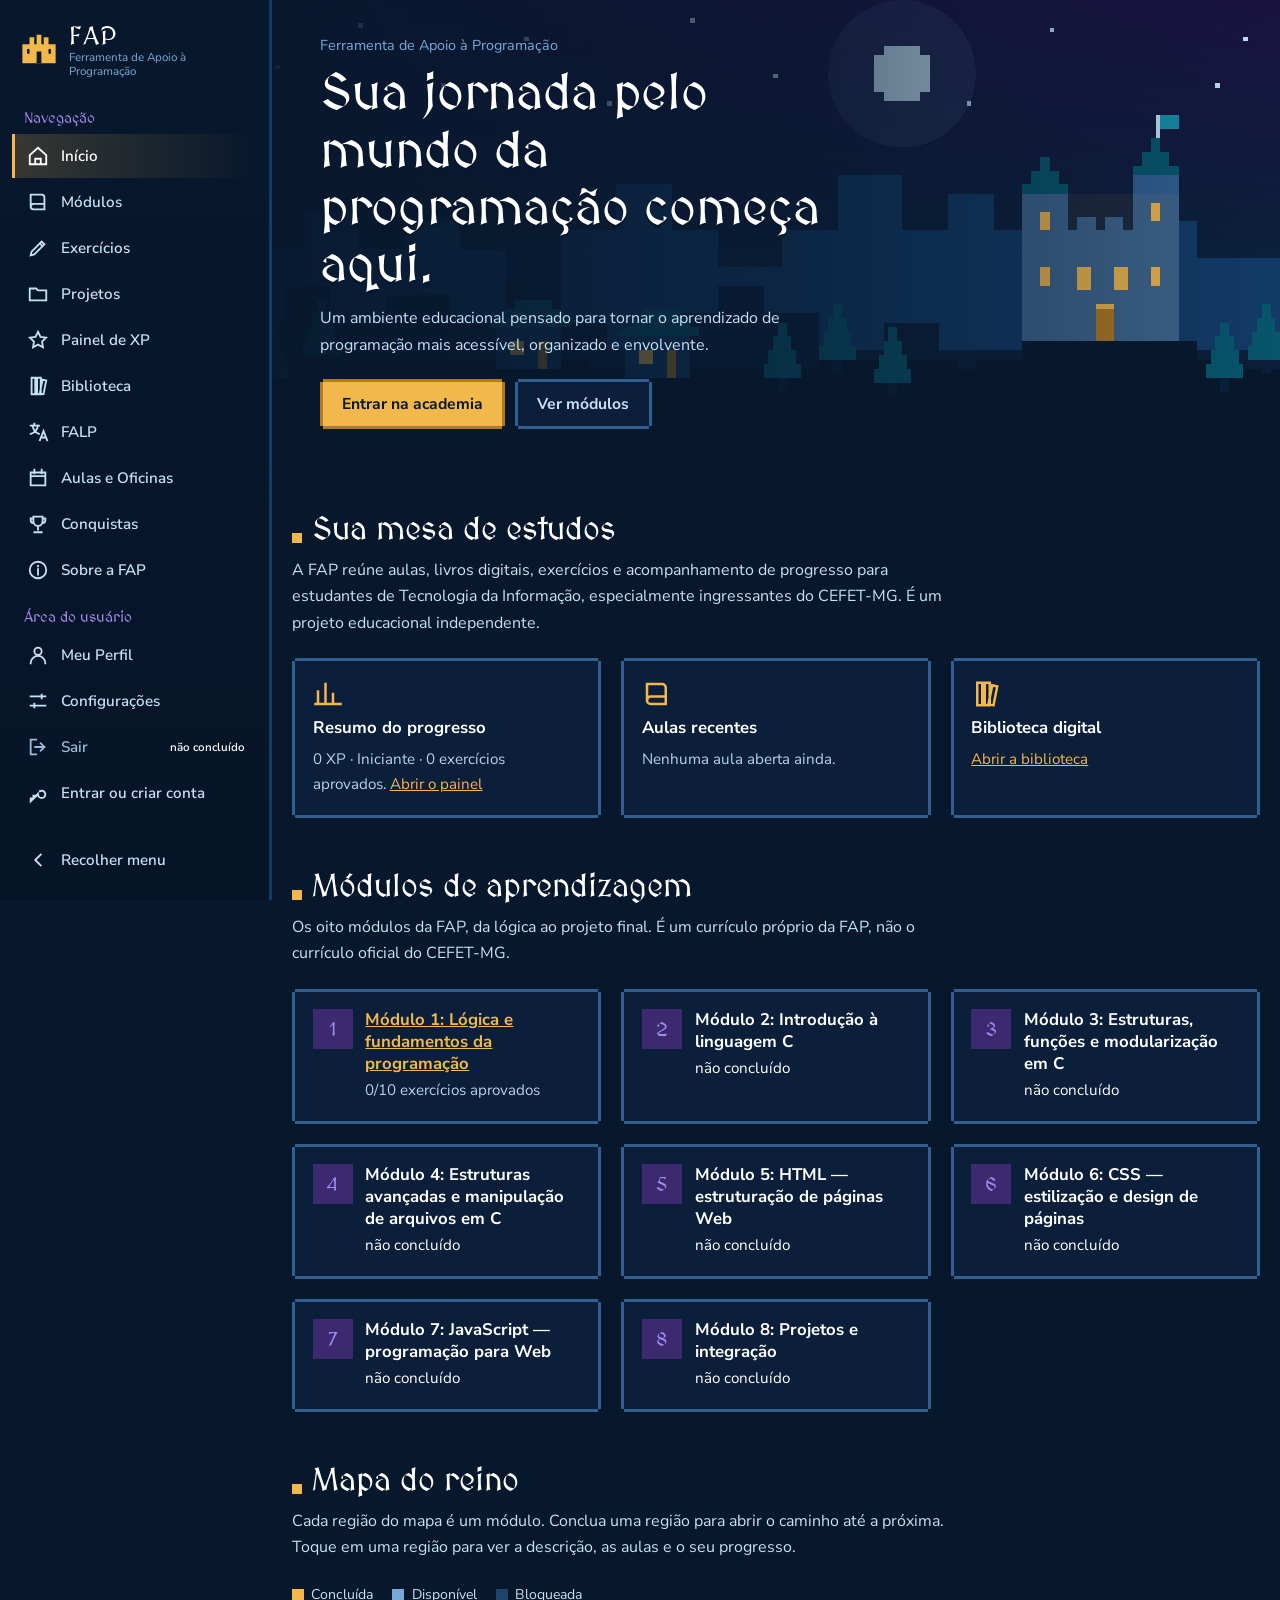
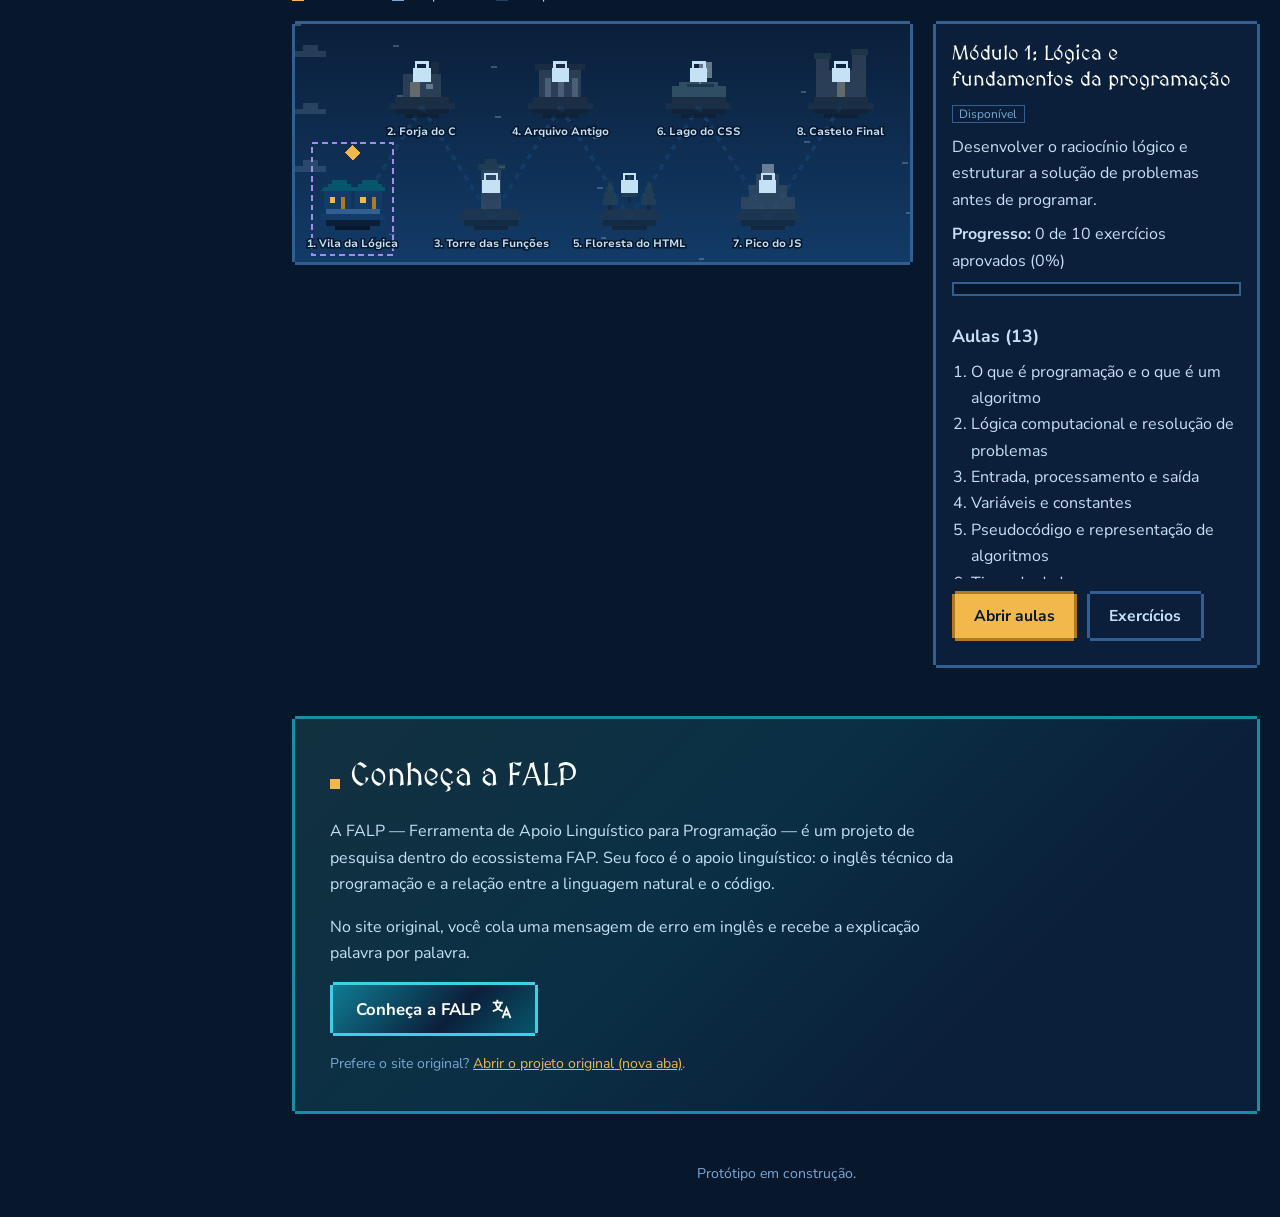
<file: index.html>
<!DOCTYPE html>
<html lang="pt-BR">
<head>
<meta charset="utf-8">
<meta name="viewport" content="width=device-width, initial-scale=1, viewport-fit=cover">
<title>FAP — Ferramenta de Apoio à Programação</title>
<link rel="preconnect" href="https://fonts.googleapis.com">
<link rel="stylesheet" href="https://fonts.googleapis.com/css2?family=MedievalSharp&family=Nunito+Sans:wght@400;600;700&display=swap">
<link rel="stylesheet" href="style.css">
</head>
<body>
<a class="skip" href="#main">Pular para o conteúdo</a>
<svg width="0" height="0" style="position:absolute" aria-hidden="true"><defs>
<symbol id="crest" viewBox="0 0 16 16"><path fill="#F2B84B" d="M1 14V6h3V3h2v3h1V2h2v4h1V3h2v3h3v8z"/><path fill="#07182D" d="M7 9h2v5H7zM3 8h1v2H3zM12 8h1v2h-1z"/></symbol>
<symbol id="i-home" viewBox="0 0 24 24"><path d="M3 11l9-8 9 8v10H3zM9 21v-6h6v6"/></symbol>
<symbol id="i-book" viewBox="0 0 24 24"><path d="M4 4h12a3 3 0 013 3v13H7a3 3 0 01-3-3zM4 17a3 3 0 013-3h12"/></symbol>
<symbol id="i-lib" viewBox="0 0 24 24"><path d="M5 3h4v18H5zM11 3h4v18h-4zM17 5l4 1-3 15-4-1z"/></symbol>
<symbol id="i-tr" viewBox="0 0 24 24"><path d="M4 5h9M8 3v2M6 5c1 5 4 8 7 9M12 5c-1 5-4 8-8 9M14 21l4-10 4 10M15.5 18h5"/></symbol>
<symbol id="i-cal" viewBox="0 0 24 24"><path d="M4 6h16v14H4zM4 10h16M8 3v4M16 3v4"/></symbol>
<symbol id="i-chart" viewBox="0 0 24 24"><path d="M4 20V10M10 20V4M16 20v-8M2 20h20"/></symbol>
<symbol id="i-cup" viewBox="0 0 24 24"><path d="M7 4h10v5a5 5 0 01-10 0zM7 6H4v2a3 3 0 003 3M17 6h3v2a3 3 0 01-3 3M12 14v4M8 21h8"/></symbol>
<symbol id="i-info" viewBox="0 0 24 24"><path d="M12 3a9 9 0 100 18 9 9 0 000-18zM12 11v6M12 7.5v.5"/></symbol>
<symbol id="i-user" viewBox="0 0 24 24"><path d="M12 12a4 4 0 100-8 4 4 0 000 8zM4 21a8 8 0 0116 0"/></symbol>
<symbol id="i-set" viewBox="0 0 24 24"><path d="M4 7h10M18 7h2M4 17h2M10 17h10M16 5v4M8 15v4"/></symbol>
<symbol id="i-out" viewBox="0 0 24 24"><path d="M10 4H4v16h6M15 8l4 4-4 4M19 12H9"/></symbol>
<symbol id="i-key" viewBox="0 0 24 24"><path d="M14 10a4 4 0 11-2 3.4L4 21v-3h3v-3h3l2-2.4"/></symbol>
<symbol id="i-col" viewBox="0 0 24 24"><path d="M15 6l-6 6 6 6"/></symbol>
<symbol id="i-menu" viewBox="0 0 24 24"><path d="M4 6h16M4 12h16M4 18h16"/></symbol>
<g id="t" fill="#07566C"><rect x="3" width="2" height="3"/><rect x="2" y="3" width="4" height="3"/><rect x="1" y="6" width="6" height="3"/><rect y="9" width="8" height="3"/><rect x="3" y="12" width="2" height="3" fill="#0B1F3A"/></g>
<g id="h"><rect y="6" width="14" height="9" fill="#123B67"/><path d="M-2 6h18v-2h-2V2h-2V0H4v2H2v2H0z" fill="#07566C"/><rect x="3" y="9" width="3" height="3" fill="#F2B84B"/><rect x="9" y="9" width="2" height="6" fill="#B27A1F"/></g>
<g id="sc" shape-rendering="crispEdges">
<g fill="#C5E1F5"><rect x="6" y="6" width="1" height="1" class="tw"/><rect x="22" y="14" width="1" height="1"/><rect x="40" y="5" width="1" height="1" class="tw"/><rect x="58" y="18" width="1" height="1"/><rect x="76" y="8" width="1" height="1" class="tw"/><rect x="94" y="22" width="1" height="1"/><rect x="112" y="4" width="1" height="1" class="tw"/><rect x="130" y="16" width="1" height="1"/><rect x="190" y="6" width="1" height="1" class="tw"/><rect x="226" y="18" width="1" height="1"/><rect x="232" y="8" width="1" height="1" class="tw"/><rect x="172" y="22" width="1" height="1"/></g>
<circle cx="158" cy="16" r="16" fill="#78A9D6" opacity=".12"/>
<path d="M154 10h8v2h2v8h-2v2h-8v-2h-2v-8h2z" fill="#C5E1F5"/>
<path fill="#123B67" d="M0 62h16v-8h12v-8h12v8h10v-6h12v6h10v8h12v-12h12v-10h12v10h10v8h14v-8h12v-12h14v12h10v-8h10v8h16v6h14v-8h14v8h18v38H0z"/>
<path fill="#0B1F3A" d="M0 76h14v-6h10v-8h10v8h12v-6h14v6h12v-10h12v10h10v6h14v-8h10v-6h10v6h12v8h14v-6h12v6H240v24H0z"/>
<path fill="#07182D" d="M0 80h40v-2h50v2h50v-2h30v2h70v22H0z"/>
<path fill="#07182D" d="M168 100V82h6v-4h10v-4h38v4h8v4h6v18z"/>
<g fill="#315F91"><rect x="190" y="50" width="22" height="24"/><rect x="184" y="42" width="10" height="32"/><rect x="208" y="38" width="10" height="36"/><rect x="190" y="47" width="4" height="3"/><rect x="196" y="47" width="4" height="3"/><rect x="202" y="47" width="4" height="3"/></g>
<g fill="#07566C"><rect x="184" y="40" width="10" height="2"/><rect x="186" y="37" width="6" height="3"/><rect x="188" y="34" width="2" height="3"/><rect x="208" y="36" width="10" height="2"/><rect x="210" y="33" width="6" height="3"/><rect x="212" y="30" width="2" height="3"/></g>
<rect x="213" y="25" width="1" height="5" fill="#C5E1F5"/><rect x="214" y="25" width="4" height="3" fill="#168FA6"/>
<rect x="184" y="42" width="34" height="32" fill="#F2B84B" opacity=".07"/>
<g fill="#F2B84B"><rect x="188" y="46" width="2" height="4"/><rect x="212" y="44" width="2" height="4"/><rect x="196" y="58" width="3" height="5"/><rect x="204" y="58" width="3" height="5"/><rect x="188" y="58" width="2" height="4"/><rect x="212" y="58" width="2" height="4"/><rect x="200" y="66" width="4" height="8" fill="#B27A1F"/><rect x="200" y="66" width="4" height="1"/></g>
<use href="#h" x="70" y="65"/><use href="#h" x="98" y="67"/>
<use href="#t" x="6" y="66"/><use href="#t" x="17" y="70"/><use href="#t" x="28" y="65"/><use href="#t" x="128" y="70"/><use href="#t" x="140" y="66"/><use href="#t" x="152" y="71"/><use href="#t" x="224" y="70"/><use href="#t" x="233" y="66"/>
</g>
</defs></svg>

<div id="v-home" class="app">
<div class="scrim" id="scrim"></div>
<aside id="side" aria-label="Menu lateral">
<a class="brand" href="#inicio"><svg class="crest" aria-hidden="true"><use href="#crest"/></svg><span class="bt"><b>FAP</b><small>Ferramenta de Apoio à Programação</small></span></a>
<div class="grp">Navegação</div><nav aria-label="Principal" id="n1"></nav>
<div class="grp">Área do usuário</div><nav aria-label="Conta" id="n2"></nav>
<div class="sp"></div>
<button type="button" class="nav dsk" id="col" aria-expanded="true"><svg class="i" aria-hidden="true"><use href="#i-col"/></svg><span class="lab">Recolher menu</span></button>
</aside>
<div class="col">
<header class="top"><button type="button" id="burger" aria-label="Abrir menu" aria-expanded="false" aria-controls="side"><svg class="i" aria-hidden="true"><use href="#i-menu"/></svg></button><b>FAP</b></header>
<main id="main">
<section class="hero" aria-labelledby="h1">
<svg class="scene" viewBox="0 0 240 100" preserveAspectRatio="xMaxYMax slice" role="img" aria-label="Vila medieval sob a lua, com um castelo de janelas douradas ao fundo"><use href="#sc"/></svg>
<div class="fx"></div>
<div class="in">
<small>Ferramenta de Apoio à Programação</small>
<h1 id="h1">Sua jornada pelo mundo da programação começa aqui.</h1>
<p>Um ambiente educacional pensado para tornar o aprendizado de programação mais acessível, organizado e envolvente.</p>
<a class="btn" href="#entrar">Entrar na academia</a><a class="btn ghost" href="#modulos">Ver módulos</a>
</div>
</section>
<div class="wrap">
<section class="s" aria-labelledby="h-ini">
<h2 id="h-ini">Sua mesa de estudos</h2>
<p class="lead">A FAP reúne aulas, livros digitais, exercícios e acompanhamento de progresso para estudantes de Tecnologia da Informação, especialmente ingressantes do CEFET-MG. É um projeto educacional independente.</p>
<div class="g">
<div class="px card"><svg class="i" aria-hidden="true"><use href="#i-chart"/></svg><h3>Resumo do progresso</h3><p class="nc">não concluído</p></div>
<div class="px card"><svg class="i" aria-hidden="true"><use href="#i-book"/></svg><h3>Aulas recentes</h3><p class="nc">não concluído</p></div>
<div class="px card"><svg class="i" aria-hidden="true"><use href="#i-lib"/></svg><h3>Biblioteca digital</h3><p class="nc">não concluído</p></div>
</div>
</section>
<section class="s" id="modulos" aria-labelledby="h-mod">
<h2 id="h-mod">Módulos de aprendizagem</h2>
<p class="lead">Os oito módulos da FAP, da lógica ao projeto final. É um currículo próprio da FAP, não o currículo oficial do CEFET-MG.</p>
<div class="g mods" id="mods"></div>
</section>
<section class="s" id="mapa" aria-labelledby="h-map"><h2 id="h-map">Mapa do reino</h2><p class="lead">Cada região do mapa é um módulo. Conclua uma região para abrir o caminho até a próxima. Toque em uma região para ver a descrição, as aulas e o seu progresso.</p><div id="mapa-box"></div></section>
<section class="s" id="sobre-falp" aria-labelledby="h-falp">
<div class="px falp">
<h2 id="h-falp">Conheça a FALP</h2>
<p>A FALP — Ferramenta de Apoio Linguístico para Programação — é um projeto de pesquisa dentro do ecossistema FAP. Seu foco é o apoio linguístico: o inglês técnico da programação e a relação entre a linguagem natural e o código.</p>
<p>No site original, você cola uma mensagem de erro em inglês e recebe a explicação palavra por palavra.</p>
<a class="falp-btn" href="#falp">Conheça a FALP<svg class="i" aria-hidden="true"><use href="#i-tr"/></svg></a>
<p class="note">Prefere o site original? <a href="https://printfbelmiro.github.io/FALP/" target="_blank" rel="noopener">Abrir o projeto original (nova aba)</a>.</p>
</div>
</section>
</div>
<footer>Protótipo em construção.</footer>
<div id="pv" class="vw" hidden></div>
<div id="fv" class="wrap" hidden>
<section class="s" aria-labelledby="h-fv"><div class="px falp">
<h2 id="h-fv">FALP</h2>
<p>Ferramenta de Apoio Linguístico para Programação. Cole uma mensagem de erro em inglês e entenda o que ela quer dizer, palavra por palavra.</p>
<div class="ptabs" role="tablist" aria-label="Seções da FALP"><button type="button" role="tab" aria-selected="true" data-p="a">Analisar</button><button type="button" role="tab" aria-selected="false" data-p="d">Dúvidas frequentes</button><button type="button" role="tab" aria-selected="false" data-p="h">Histórico</button></div>
<div id="p-a"><label for="fin">Cole aqui o erro ou o código (Ctrl+Enter para explicar)</label><textarea id="fin" spellcheck="false"></textarea>
<div class="row"><label for="fl">Linguagem:</label><select id="fl"><option>Automática</option><option>Python</option><option>C</option></select><button type="button" class="btn" id="exp">Explicar</button><button type="button" class="btn ghost" id="clr">Limpar</button></div>
<div id="out" aria-live="polite"></div><p class="note" style="margin-top:.9rem">Esta versão usa uma base de erros inicial feita para a FAP, não a base do site original.</p></div>
<div id="p-d" hidden><details class="px res" open><summary>O que a FALP faz?</summary><p>Ela explica, em português, mensagens de erro escritas em inglês, mostrando o que cada palavra quer dizer.</p></details><details class="px res"><summary>Quais linguagens ela entende?</summary><p>Python e C. No modo automático, ela tenta reconhecer a linguagem pela própria mensagem.</p></details><details class="px res"><summary>Por que algumas mensagens não são reconhecidas?</summary><p>A base de erros ainda é pequena. Nesses casos, você vê só a tradução palavra por palavra.</p></details><details class="px res"><summary>Onde fica salvo o meu histórico?</summary><p>Somente neste navegador, neste aparelho. Se você apagar os dados do navegador, ele some.</p></details></div>
<div id="p-h" hidden><div class="row"><button type="button" class="btn ghost" id="hc">Limpar histórico</button></div><div id="hl"></div></div>
<p class="note">Protótipo de pesquisa de iniciação científica. A base de erros ainda é pequena e vai crescer. <a href="https://printfbelmiro.github.io/FALP/" target="_blank" rel="noopener">Abrir o projeto original (nova aba)</a>.</p>
</div></section>
</div>
</main>
</div>
</div>

<section id="v-login" class="login" hidden aria-labelledby="h-login">
<svg class="scene" viewBox="0 0 240 100" preserveAspectRatio="xMaxYMax slice" aria-hidden="true"><use href="#sc"/></svg>
<div class="fx"></div>
<div class="px panel">
<a class="back" href="#inicio">← Voltar à prévia</a>
<div class="brand" style="padding:0"><svg class="crest" aria-hidden="true"><use href="#crest"/></svg><span class="bt"><b>FAP</b><small>Academia de Programação</small></span></div>
<h1 id="h-login">Entre na academia</h1>
<div class="tabs" role="tablist" aria-label="Acesso">
<button type="button" role="tab" aria-selected="true" data-m="login">Entrar</button>
<button type="button" role="tab" aria-selected="false" data-m="register">Criar conta</button>
<button type="button" role="tab" aria-selected="false" data-m="recover">Recuperar senha</button>
</div>
<form id="f" novalidate>
<div data-m="register" hidden><label for="nm">Nome</label><input id="nm" type="text" autocomplete="name"></div>
<div data-m="login"><label for="u1">Usuário ou e-mail</label><input id="u1" type="text" autocomplete="username"></div>
<div data-m="register recover" hidden><label for="u2">E-mail</label><input id="u2" type="email" autocomplete="email"></div>
<div data-m="login register"><label for="pw">Senha</label><div class="pw"><input id="pw" type="password" autocomplete="current-password"><button type="button" class="eye" id="eye" aria-pressed="false" aria-controls="pw">Mostrar</button></div></div>
<label class="chk" data-m="login"><input type="checkbox" id="rem">Manter sessão neste dispositivo</label>
<p class="note" data-m="recover" hidden>Quando a autenticação estiver ativa, enviaremos um link de redefinição para este e-mail.</p>
<button type="submit" class="btn" id="go" disabled>Entrar</button>
<p class="note w">não concluído</p>
</form>
</div>
</section>
<div id="toast" role="status" aria-live="polite"></div>

  <script src="script.js"></script>
</body>
</html>
</file>
<file: style.css>
:root{--n0:#07182D;--n1:#0B1F3A;--b1:#123B67;--b2:#315F91;--b3:#78A9D6;--ice:#C5E1F5;--t1:#168FA6;--t2:#07566C;--g:#F2B84B;--g2:#B27A1F;--ff:"Nunito Sans",system-ui,sans-serif;--fh:"MedievalSharp","Palatino Linotype",Georgia,serif;color-scheme:dark;box-sizing:border-box;padding-top:env(safe-area-inset-top,0px);padding-bottom:env(safe-area-inset-bottom,0px)}
*,*::before,*::after{box-sizing:inherit}
html{background:var(--n0);scroll-padding-top:calc(env(safe-area-inset-top,0px) + 64px);scroll-behavior:smooth}
body{margin:0;background:var(--n0);color:var(--ice);font:400 1rem/1.65 var(--ff)}
body::before{content:"";position:fixed;inset:0 0 auto;height:env(safe-area-inset-top,0px);background:var(--n1);z-index:60}
[hidden]{display:none!important}
:focus-visible{outline:3px solid var(--g);outline-offset:3px}
a{color:var(--g)}
.sr,body.min .lab,body.min .bt{position:absolute;width:1px;height:1px;overflow:hidden;clip:rect(0 0 0 0);white-space:nowrap}
.skip{position:absolute;left:8px;top:-60px;background:var(--g);color:var(--n0);padding:.5rem 1rem;z-index:70}
.skip:focus{top:8px}
.px,.btn,.falp-btn{--e:var(--b2);margin:3px;box-shadow:0 -3px 0 var(--e),0 3px 0 var(--e),-3px 0 0 var(--e),3px 0 0 var(--e)}
.px{background:var(--n1)}
svg.i{width:22px;height:22px;flex:none;fill:none;stroke:currentColor;stroke-width:2;stroke-linecap:square}
.app{display:flex;align-items:flex-start}
.col{flex:1;min-width:0}
/* sidebar */
aside{position:sticky;top:env(safe-area-inset-top,0px);width:272px;flex:none;height:calc(100dvh - env(safe-area-inset-top,0px) - env(safe-area-inset-bottom,0px));overflow-y:auto;background:linear-gradient(180deg,var(--n0),#061427);border-right:3px solid var(--b1);padding:1rem .75rem;display:flex;flex-direction:column;transition:width .2s;z-index:40}
.brand{display:flex;align-items:center;gap:.7rem;text-decoration:none;color:#fff;padding:.25rem .5rem 1rem}
.crest{width:38px;height:38px;flex:none;image-rendering:pixelated}
.bt{display:grid;line-height:1.2}.bt b{font:400 1.6rem var(--fh);letter-spacing:.06em}.bt small{font-size:.72rem;color:var(--b3)}
.grp{font:400 .95rem var(--fh);color:var(--g);padding:.9rem .75rem .3rem}
.nav{display:flex;align-items:center;gap:.75rem;width:100%;min-height:44px;padding:.5rem .75rem;margin:2px 0;background:none;border:0;border-left:3px solid transparent;color:var(--ice);font:600 .95rem var(--ff);text-align:left;text-decoration:none;cursor:pointer;transition:background .15s,transform .15s}
.nav:hover{background:rgba(120,169,214,.14);transform:translateX(3px)}
.nav.on{background:linear-gradient(90deg,rgba(242,184,75,.2),transparent);border-left-color:var(--g);color:#fff}
.nav[aria-disabled=true]{color:#9DBBD8}
.soon{margin-left:auto;font-size:.72rem;color:#fff;white-space:nowrap}
.sp{flex:1}
.top{display:none}
.scrim{display:none}
@media(min-width:900px){body.min aside{width:80px}body.min .soon,body.min .grp{display:none}body.min .nav{justify-content:center;padding-inline:0}body.min .brand{justify-content:center;padding-inline:0}body.min #col svg{transform:rotate(180deg)}}
@media(max-width:899px){
aside{position:fixed;inset:0 auto 0 0;height:auto;width:min(300px,86vw);transform:translateX(-105%);transition:transform .2s;padding-top:calc(1rem + env(safe-area-inset-top,0px));padding-bottom:calc(1rem + env(safe-area-inset-bottom,0px));z-index:55}
body.open aside{transform:none}
body.open .scrim{display:block;position:fixed;inset:0;background:rgba(3,10,20,.7);z-index:50}
.top{display:flex;align-items:center;gap:.75rem;position:sticky;top:env(safe-area-inset-top,0px);background:var(--n1);border-bottom:3px solid var(--b1);padding:.35rem .75rem;z-index:30}
.top b{font:400 1.4rem var(--fh);color:#fff;letter-spacing:.06em}
.top button{width:44px;height:44px;background:none;border:2px solid var(--b2);color:var(--ice);cursor:pointer;display:grid;place-items:center}
.dsk{display:none!important}
}
/* hero */
.hero{position:relative;isolation:isolate;min-height:460px;display:flex;align-items:flex-end;overflow:hidden;background:linear-gradient(#050f1f,var(--n1) 55%,var(--b1))}
.scene{position:absolute;inset:0;width:100%;height:100%;z-index:-2;image-rendering:pixelated}
.hero::after{content:"";position:absolute;inset:0;z-index:-1;background:linear-gradient(90deg,rgba(7,24,45,.94) 0,rgba(7,24,45,.6) 52%,transparent 100%)}
.hero .in{padding:2rem clamp(1.25rem,4vw,3rem);max-width:640px}
.hero small{color:var(--b3);font-size:.9rem}
h1{font:400 clamp(2rem,5.4vw,3.2rem)/1.12 var(--fh);color:#fff;margin:.3rem 0 .8rem;text-shadow:0 3px 0 var(--n0)}
.hero p{margin:0 0 1.3rem;max-width:46ch}
@media(max-width:899px){.hero{min-height:540px}.hero::after{background:linear-gradient(0deg,rgba(7,24,45,.95) 0,rgba(7,24,45,.75) 45%,transparent 85%)}}
.fx{position:absolute;inset:0;pointer-events:none;overflow:hidden;z-index:-1}
.fx i{position:absolute;width:3px;height:3px;background:var(--g);opacity:0;animation:rise 8s linear infinite}
.fx i.t{background:#3FD0E8}
@keyframes rise{0%{transform:translateY(0);opacity:0}20%{opacity:.9}100%{transform:translateY(-150px);opacity:0}}
.tw{animation:tw 3s steps(2) infinite}@keyframes tw{50%{opacity:.2}}
@media(prefers-reduced-motion:reduce){.fx{display:none}.tw{animation:none}*{transition:none!important;scroll-behavior:auto!important}}
.btn{--e:var(--g2);display:inline-flex;align-items:center;gap:.5rem;min-height:44px;padding:.6rem 1.2rem;background:var(--g);color:var(--n0);font:700 .98rem var(--ff);text-decoration:none;border:0;cursor:pointer;margin-right:.8rem}
.btn.ghost{--e:var(--b2);background:var(--n1);color:var(--ice)}
.btn[disabled]{opacity:.55;cursor:not-allowed}
/* content */
.wrap{max-width:1100px;margin:0 auto;padding:0 1.25rem}
section.s{padding:3rem 0 0}
h2{font:400 clamp(1.5rem,3vw,2rem)/1.2 var(--fh);color:#fff;margin:0 0 .6rem}
h2::before{content:"";display:inline-block;width:10px;height:10px;background:var(--g);margin-right:.6rem;vertical-align:middle}
h3{font:700 1.05rem/1.3 var(--ff);color:#fff;margin:0}
.lead{max-width:68ch;margin:0 0 1.4rem}
.g{display:grid;gap:1.25rem;grid-template-columns:repeat(auto-fit,minmax(250px,1fr))}
.mods{grid-template-columns:repeat(auto-fill,minmax(250px,1fr))}
.card{padding:1.1rem;display:grid;gap:.5rem;align-content:start}
.card p{margin:0;font-size:.95rem;color:#B5D2EC}
.card .i{color:var(--g);width:30px;height:30px}
.m{grid-template-columns:auto 1fr;align-items:start;gap:.2rem .8rem}
.rn{width:2.5rem;height:2.5rem;display:grid;place-items:center;background:var(--b1);color:var(--g);font:400 1.2rem var(--fh);grid-row:span 2}
.lv{justify-self:start;font-size:.78rem;padding:0 .5rem;background:var(--t2);color:var(--ice)}
.lv.l2{background:var(--b1)}.lv.l3{background:var(--n0);box-shadow:inset 0 0 0 1px var(--g);color:var(--g)}
.note{font-size:.88rem;color:var(--b3)}
.falp{--e:var(--t1);padding:clamp(1.25rem,3vw,2.2rem);background:linear-gradient(135deg,rgba(22,143,166,.22),var(--n1) 60%);display:grid;gap:1rem}
.falp p{margin:0;max-width:64ch}
.falp-btn{--e:#3FD0E8;display:inline-flex;align-items:center;gap:.6rem;justify-self:start;min-height:48px;padding:.7rem 1.4rem;background:linear-gradient(135deg,#0F7C93,#0B1F3A 60%,#07566C);color:#fff;font:700 1.05rem var(--ff);text-decoration:none;transition:filter .15s,transform .15s}
.falp-btn:hover{filter:brightness(1.25);transform:translateY(-2px)}
footer{padding:3rem 1.25rem 2rem;text-align:center;font-size:.88rem;color:var(--b3)}
/* login */
.login{position:relative;isolation:isolate;min-height:calc(100dvh - env(safe-area-inset-top,0px) - env(safe-area-inset-bottom,0px));display:grid;place-items:center;padding:1.25rem;overflow:hidden;background:linear-gradient(#050f1f,var(--n1) 60%,var(--b1))}
.panel{width:min(430px,100%);padding:1.5rem;background:rgba(7,24,45,.93);--e:var(--t1)}
.panel h1{font-size:1.9rem;margin:.6rem 0 0;text-shadow:none}
.tabs{display:flex;margin:.9rem 0 1rem;border-bottom:2px solid var(--b1)}
.tabs button{flex:1;min-height:44px;background:none;border:0;border-bottom:3px solid transparent;margin-bottom:-2px;color:var(--b3);font:700 .9rem var(--ff);cursor:pointer}
.tabs [aria-selected=true]{color:#fff;border-color:var(--g)}
label{display:block;font-weight:600;font-size:.92rem;margin:.8rem 0 .25rem}
input[type=text],input[type=email],input[type=password]{width:100%;min-height:44px;padding:.55rem .75rem;background:var(--n0);color:#fff;border:2px solid var(--b2);font:inherit}
.pw{display:flex}.pw input{flex:1;min-width:0}
.eye{min-width:84px;background:var(--b1);color:var(--ice);border:2px solid var(--b2);border-left:0;font:600 .85rem var(--ff);cursor:pointer}
.chk{display:flex;align-items:center;gap:.6rem;font-weight:400;margin:1rem 0}.chk input{width:20px;height:20px;accent-color:var(--g)}
.panel .btn{width:100%;justify-content:center;margin:1rem 3px .5rem}
.back{display:inline-block;margin-bottom:.4rem;font-size:.92rem}
.card p.nc,.note.w{color:#fff}
#toast{position:fixed;left:50%;bottom:0;transform:translate(-50%,30px);max-width:min(92vw,420px);padding:.7rem 1rem;margin-bottom:calc(env(safe-area-inset-bottom,0px) + 12px);background:var(--n1);color:#fff;border:1px solid var(--b2);opacity:0;pointer-events:none;transition:opacity .2s,transform .2s;z-index:80}
#toast.on{opacity:1;transform:translate(-50%,0)}
:root{--v:#A58AF0;--v2:#3B2A70;--gr:#5FD7B8;--gr2:#14574F}
.hero{background:linear-gradient(#1a1240,var(--n1) 52%,var(--b1))}
.grp{color:var(--v)}
.nav:hover{background:rgba(165,138,240,.14)}
.rn{background:var(--v2);color:var(--v)}
.tabs [aria-selected=true]{border-color:var(--v)}
.falp{background:linear-gradient(135deg,rgba(95,215,184,.13),rgba(22,143,166,.2) 42%,var(--n1) 72%)}
.nc{color:#fff;margin:0}
.vw{max-width:1100px;margin:0 auto;padding:0 1.25rem 3rem}
.vw .card a,.vw .les a{color:var(--v)}
pre{overflow-x:auto;background:var(--n0);padding:.7rem;font:.9rem/1.5 ui-monospace,Menlo,monospace;color:var(--ice);border-left:3px solid var(--v2)}
.ls{padding:.1rem 1rem;margin:.7rem 3px}.ls.v{--e:var(--v2)}
.ls summary{cursor:pointer;font-weight:700;color:#fff;padding:.7rem 0}
.les{padding:0 0 .8rem}.les ol,.les ul{padding-left:1.2rem}
.dt{display:flex;flex-wrap:wrap;border-bottom:2px solid var(--b1);margin:.9rem 0 1rem}
.dt button{flex:1;min-width:max-content;min-height:44px;padding:0 .8rem;background:none;border:0;border-bottom:3px solid transparent;margin-bottom:-2px;color:var(--b3);font:700 .9rem var(--ff);cursor:pointer}
.dt [aria-selected=true]{color:#fff;border-color:var(--v)}
.ex{display:flex;gap:.7rem;align-items:flex-start;padding:.8rem;margin:.6rem 3px;cursor:pointer}
.ex input{width:22px;height:22px;accent-color:var(--v);flex:none;margin-top:2px}
.fm{padding:1rem;margin:.8rem 3px}
.chip{margin-left:auto;font-size:.75rem;padding:0 .4rem;white-space:nowrap;border:1px solid var(--b2);color:var(--b3)}
.chip.ok{color:var(--gr);border-color:var(--gr2)}.chip.fix{color:#ffb4a8;border-color:#7a3a33}
.good{color:#9be7cf}.bad{color:#ffb4a8}
.bar{height:14px;background:var(--n0);border:2px solid var(--b2)}.bar i{display:block;height:100%;background:linear-gradient(90deg,var(--v),var(--t1))}
.big{font:400 2.4rem/1.1 var(--fh);color:#fff;margin:0}
.ov{overflow-x:auto}.tb{width:100%;border-collapse:collapse;min-width:420px}.tb th,.tb td{padding:.45rem .5rem;border-bottom:1px solid var(--b1);text-align:left}
.sp2{margin:1.6rem 0 .5rem;font-size:1.1rem}
.card.gold{--e:var(--g2)}
k{color:var(--v);font-weight:700}
.les{font-size:1.02rem;line-height:1.75}.les p{margin:.7rem 0}.les b{color:#fff}
.les h4{color:#fff;margin:1.2rem 0 .3rem;font-size:1.02rem}
.les i{font-style:normal;font-family:ui-monospace,Menlo,monospace;font-size:.92em;color:var(--ice);background:rgba(7,24,45,.8);padding:0 .25rem}
.eg{border-left:3px solid var(--v);background:rgba(59,42,112,.28);padding:.1rem 1rem;margin:1rem 0}.eg p{margin:.5rem 0}
.mw{display:grid;gap:1.25rem;grid-template-columns:minmax(0,1.9fr) minmax(250px,1fr);align-items:start}
@media(max-width:820px){.mw{grid-template-columns:1fr}}
.mapf{padding:0;overflow:hidden}
.map{display:block;width:100%;height:auto;image-rendering:pixelated;shape-rendering:crispEdges;background:#06142a}
.rg{cursor:pointer;outline:none}.rg .ring{opacity:0}.rg.sel .ring,.rg:focus-visible .ring{opacity:1}
.rg .ic{transition:transform .15s}.rg:hover .ic{transform:translateY(-1px)}
.rg.lock .ic,.rg.lock .isl{opacity:.45;filter:saturate(.3)}
.pt{fill:none;stroke-width:2;stroke-dasharray:3 3}.pt.done{stroke:#F2B84B}.pt.open{stroke:#78A9D6;animation:dash 1.6s linear infinite}.pt.lock{stroke:#123B67}
@keyframes dash{to{stroke-dashoffset:-12}}
.bob{animation:bob 1.8s ease-in-out infinite}@keyframes bob{50%{transform:translateY(-2px)}}
.cl{animation:drift 70s linear infinite;opacity:.14}@keyframes drift{from{transform:translateX(-40px)}to{transform:translateX(360px)}}
.sh{animation:shim 4s steps(2) infinite}.fl{animation:shim 1.6s steps(2) infinite}@keyframes shim{50%{opacity:.05}}
.leg{display:flex;flex-wrap:wrap;gap:.4rem 1.2rem;margin:0 0 .9rem;font-size:.88rem}.leg span{display:inline-flex;align-items:center;gap:.45rem}
.leg i{width:12px;height:12px;display:inline-block}.leg .d{background:#F2B84B}.leg .o{background:#78A9D6}.leg .l{background:#315F91;opacity:.6}
.mp{padding:1rem}.mp h3{font:400 1.25rem/1.3 var(--fh);color:#fff;margin:0 0 .4rem}.mp p{margin:.5rem 0}.mp ol{padding-left:1.2rem;margin:.3rem 0 .8rem;max-height:220px;overflow:auto}
@media(prefers-reduced-motion:reduce){.bob,.pt,.cl,.sh,.fl{animation:none!important}}

textarea{width:100%;min-height:170px;padding:.7rem .8rem;background:var(--n0);color:#fff;border:2px solid var(--b2);font:.95rem/1.5 ui-monospace,Menlo,Consolas,monospace;resize:vertical}
select{min-height:44px;padding:.4rem .6rem;background:var(--n0);color:#fff;border:2px solid var(--b2);font:inherit}
.row{display:flex;flex-wrap:wrap;align-items:center;gap:.8rem;margin-top:.9rem}.row label{margin:0}
.ptabs{display:flex;flex-wrap:wrap;border-bottom:2px solid var(--b1)}
.ptabs button{flex:1;min-width:max-content;min-height:44px;padding:0 .8rem;background:none;border:0;border-bottom:3px solid transparent;margin-bottom:-2px;color:var(--b3);font:700 .9rem var(--ff);cursor:pointer}
.ptabs [aria-selected=true]{color:#fff;border-color:var(--gr)}
.empty{padding:1.2rem;border:2px dashed var(--b2);color:#B5D2EC}
.res{padding:1rem;margin:.9rem 3px 0}.res p{margin:.3rem 0}.res ul{margin:.4rem 0 0;padding-left:1.2rem;columns:2 200px}.res pre{margin:.3rem 0 .6rem;white-space:pre-wrap;word-break:break-word;font:.85rem/1.4 ui-monospace,Menlo,monospace;color:#B5D2EC}.res summary{cursor:pointer;font-weight:700;color:#fff;padding:.55rem 0}
.res h3{color:var(--gr)}
textarea:focus-visible{outline-color:var(--gr)}
</file>
